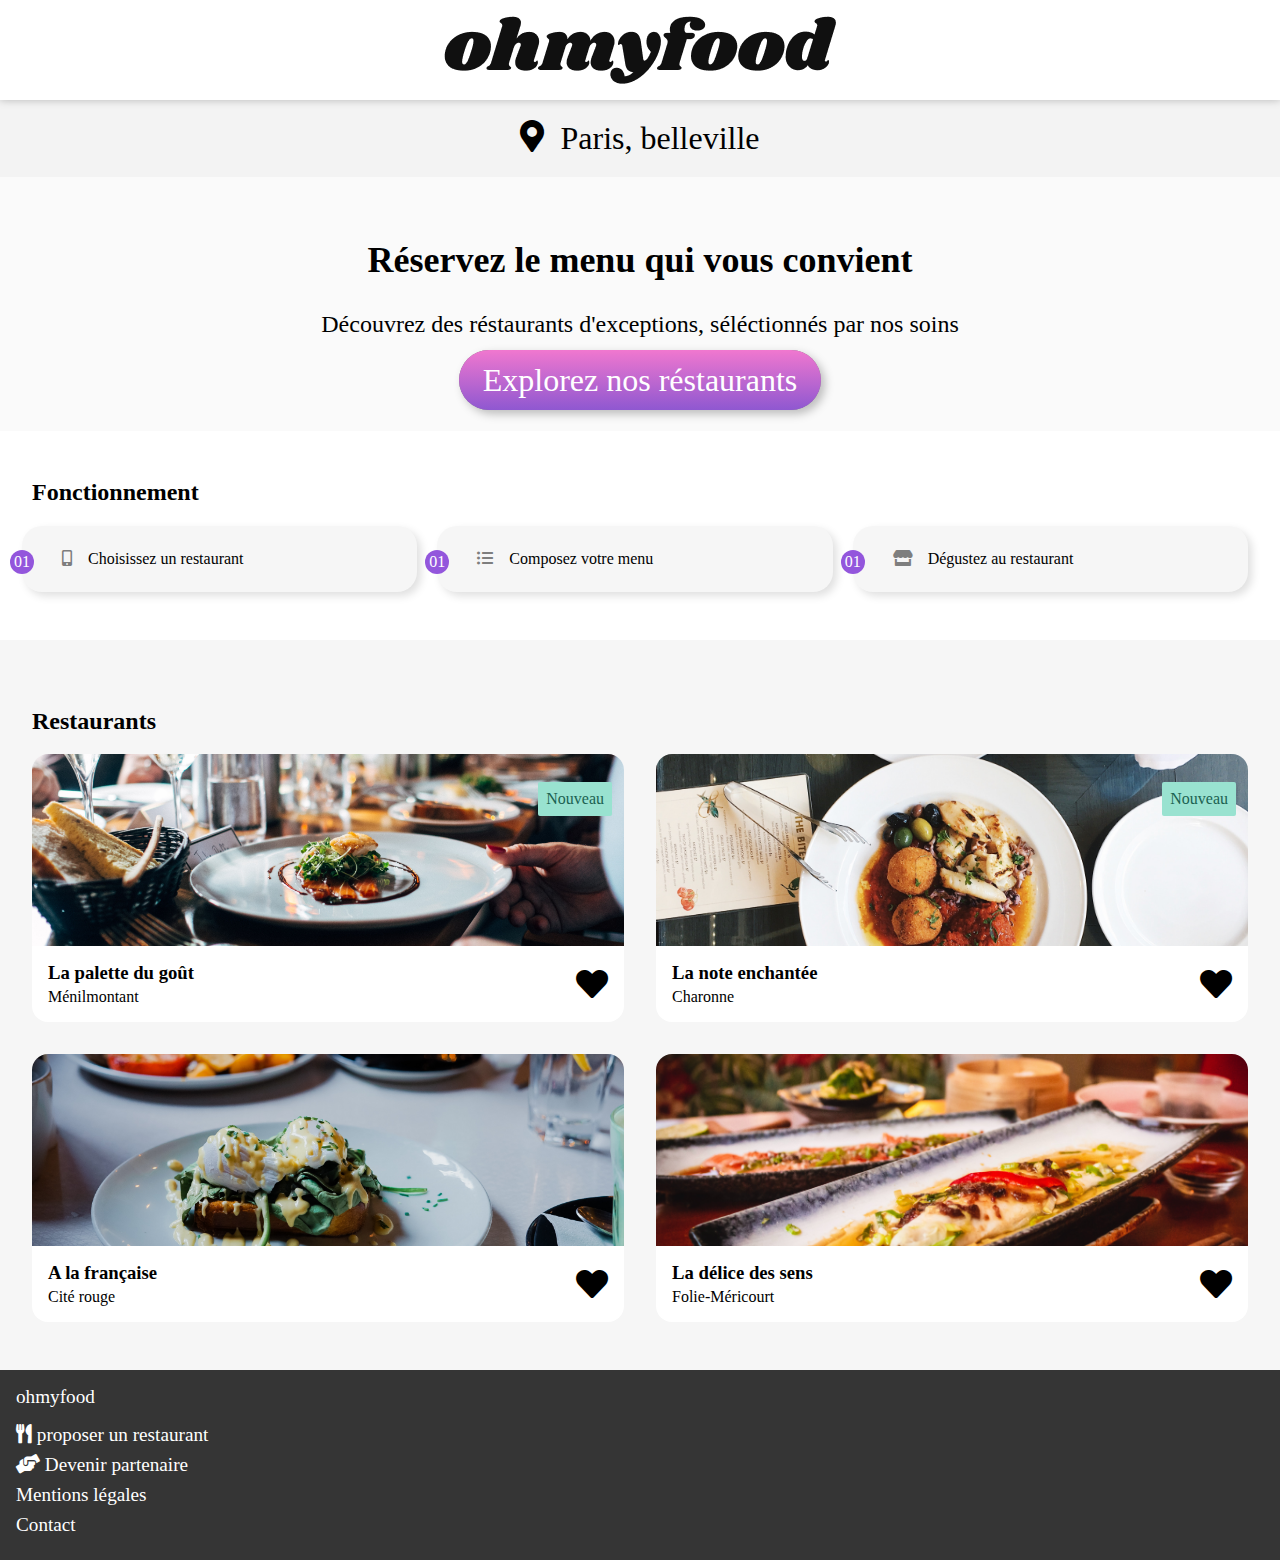
<file: index.html>
<!DOCTYPE HTML PUBLIC>
<HTML>
   <HEAD>
    <meta charset="utf-8">
	<meta name="viewport">
	<content="width=device-width,initial-scale=1.0,user-scalable=no">
<link rel="stylesheet" href="style.css">
<link rel="stylesheet" href="https://cdnjs.cloudflare.com/ajax/libs/font-awesome/5.13.1/css/all.min.css" />
      <TITLE>Oh my food</TITLE>
   </HEAD>
   
   <body>
  <header class="header">
      <div class="header_logo">
          <img src="Maquettes Ohmyfood/images/logo/ohmyfood.png">


      </div>
      
      </header>

      <main>

        <section class="local">
            <i class="fa-map-marker-alt fas local_icon" aria-hidden="true">

            </i>
            <span class="local_text">Paris, belleville</span>

        </section>

            <section class="menu">
                <h2 class="manu_title">Réservez le menu qui vous convient</h2>

                <p class="menu_subtitle">
                    Découvrez des réstaurants d'exceptions, séléctionnés par nos soins
                </p>
                <a class="menu_btn">Explorez nos réstaurants</a>
            </section>
<section class="choice">
    <div class="container">
        <h2 class="choice_title">Fonctionnement</h2>

        <ol class="choice_steps">
            <li class="choice_step">
                <i class="fa-mobile-alt fas tuto_icon" aria-hidden="true"></i>
                <span class="text">Choisissez un restaurant</span>
            </li>
            <li class="choice_step">
            <i class="fa-list-ul fas tuto_icon" aria-hidden="true"></i>
            <span class="text">Composez votre menu</span>
        </li>
        <li class="choice_step">
            <i class="fa-store fas tuto_icon" aria-hidden="true"></i>
            <span class="text">Dégustez au restaurant</span>

        </li>





        </ol>
    </div>


</section>
           
<section id="restaurants">
<div class="container">
<h2 class="restaurants_title">Restaurants</h2>
<div class="cards">
    <a class="card" href="la_palette_du_gout.html">
        <img class="card_img" src="Maquettes Ohmyfood/images/restaurants/la plaette du gout.jpg">
        <span class="card_badge">Nouveau</span>
<footer class="card_footer">
    <div class="card_content">
        <h3 class="card_title">La palette du goût</h3>
        <span class="card_subtitle">Ménilmontant</span>
</div>
<div class="card_btn">
    <i class="card_like fa-2x fa-heart fas menu_like
    menu_like--bg" aria-hidden="true"></i>
</div>
</footer>
</a>
<a class="card" href="la-note-enchantee.html">
        <img class="card_img" src="Maquettes Ohmyfood/images/restaurants/la note enchantée.jpg" alt="#">
        <span class="card_badge">Nouveau</span>

        <footer class="card_footer">
            <div class="card_content">
                <h3 class="card_title">La note enchantée</h3>
                <span class="card_subtitle">Charonne</span>
        </div>
        <div class="card_btn">
            <i class="card_like fa-2x fa-heart fas menu_like
            menu_like--bg" aria-hidden="true"></i>
        </div>
    </footer>
</a>

<a class="card" href="a la francaise.html">
        <img class="card_img" src="Maquettes Ohmyfood/images/restaurants/a la française.jpg" alt="#">
        

        <footer class="card_footer">
            <div class="card_content">
                <h3 class="card_title">A la française</h3>
                <span class="card_subtitle">Cité rouge</span>
        </div>
        <div class="card_btn">
            <i class="card_like fa-2x fa-heart fas menu_like
            menu_like--bg" aria-hidden="true"></i>
        </div>
    </footer>
</a>
<a class="card" href="le-délice-des-sens.html">
<img class="card_img" src="Maquettes Ohmyfood/images/restaurants/le délice des sens.jpg" alt="#">


<footer class="card_footer">
    <div class="card_content">
        <h3 class="card_title">La délice des sens</h3>
        <span class="card_subtitle">Folie-Méricourt</span>
</div>
<div class="card_btn">
    <i class="card_like fa-2x fa-heart fas menu_like
    menu_like--bg" aria-hidden="true"></i>
</div>
</footer>
</a>










</section>



    
      </main>


    <footer class="footer">
        <div class="container">
            <span class="footer_logo">ohmyfood</span>
            <ul class="footer_list">
                <li class="footer_liste">
                    <a class="footer_link" href="#">
                        <i class="fas fa-utensils fas footer_icon" aria-hidden="true"></i>
                        proposer un restaurant
                    </a>
                </li>

                <li class="footer_liste">
                    <a class="footer_link" href="#">
                        <i class="fa-hands-helping fas footer_icon" aria-hidden="true"></i>
                        Devenir partenaire
                    </a>
                </li>

                <li class="footer_liste">
                    <a class="footer_link" href="#">Mentions légales
                    </a>
                </li>

                <li class="footer_liste">
                    <a class="footer_link" href="#">Contact
                    </a>
                </li>


            </ul>



        </div>








    </footer>


   
      
   </BODY>
</HTML>
</file>
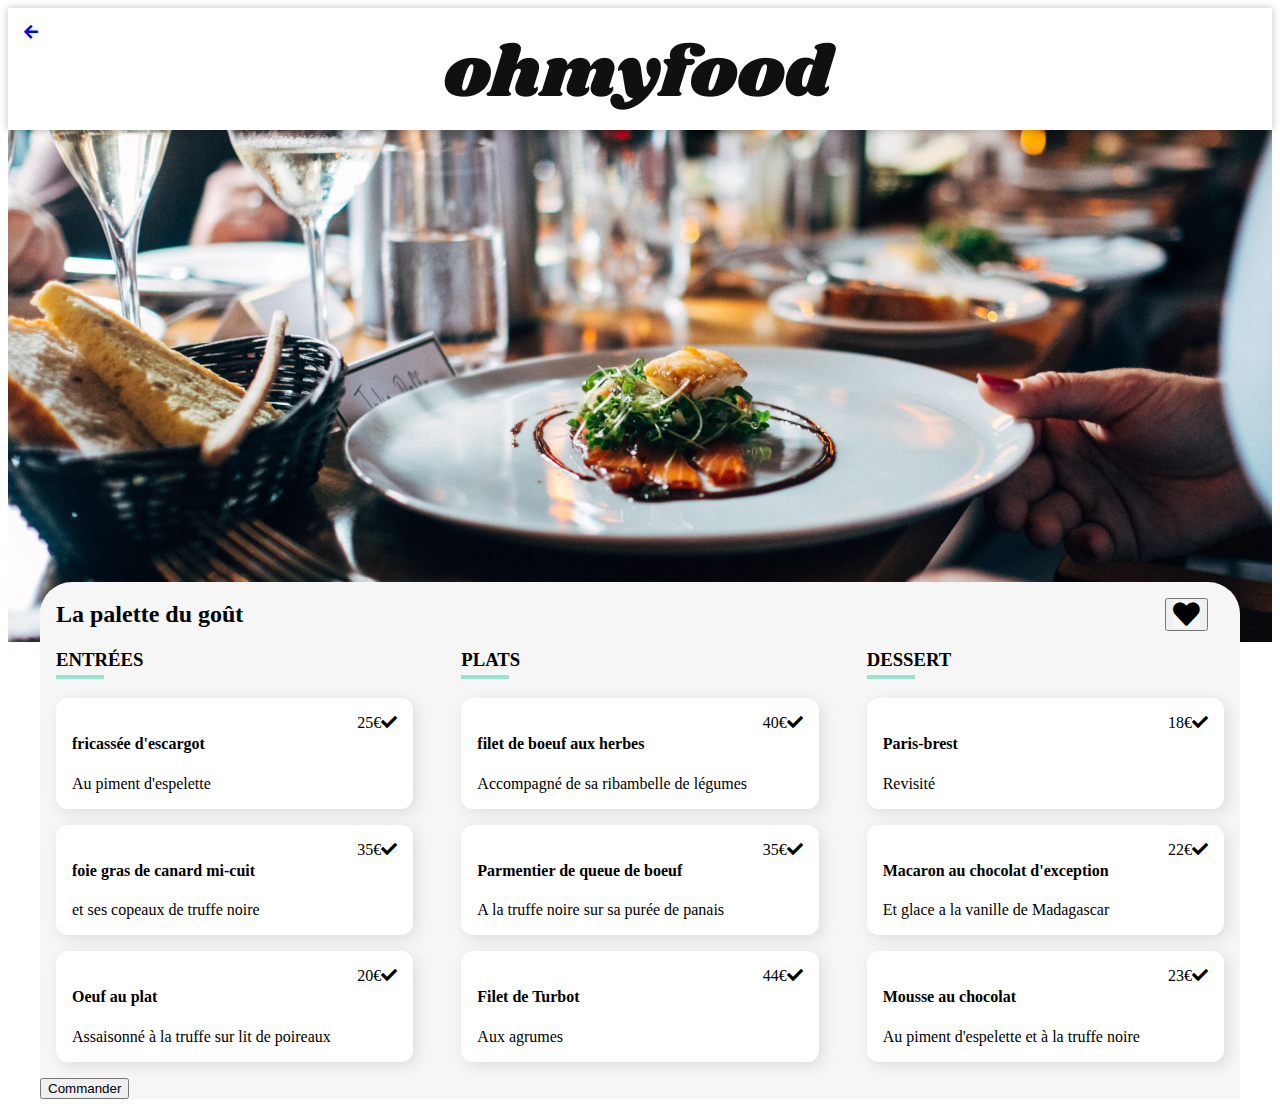
<file: la_palette_du_gout.html>
<!DOCTYPE html>
<html>
   <head>
    <meta charset="utf-8">
	<meta name="viewport">
	<content="width=device-width,initial-scale=1.0,user-scalable=no">
<link rel="stylesheet" href="restaurant.css">
<link rel="stylesheet" href="https://cdnjs.cloudflare.com/ajax/libs/font-awesome/5.13.1/css/all.min.css" />
      <title>oh my food</title>
   </head>
   
   <body>
<header class="header--back--arrow">
    <div class="restaurant-container">
        <a href= "index.html">
            <i class="fas fa-arrow-left"aria-hidden="true"></i>
</a>
<div class="header_logo">
    <img src="Maquettes Ohmyfood/images/logo/ohmyfood.png">


</div>

    </div>
</header>
<img class="gout_img" src="Maquettes Ohmyfood/images/restaurants/la plaette du gout.jpg" alt="">
<main class="container menu">
    <header class="menu_header">
        <h2 class="menu_title">La palette du goût</h2>
        <button class="menu__btn">
            <i class="fa-2x far fa-heart fas menu__like" aria-hidden="true"></i>
            
            
            

        </button>
</header>
<div class="submenus">
    <section class="submenu">
        <h3 class="submenu_title">
            Entrées</h3>
            <section class="delay-0 menuitem">
                <header class="menuitem_header">
                    <h4 class="menuitem_title">fricassée d'escargot</h4>
                    <p class="menuitem_description">Au piment d'espelette</p>
                </header>
                <div class="menuitem_price">
                    25€
                </div>
                <div class="menuitem_confirmation">
                    <div class="menuitem_wrapicon">
                        <i class="fa-check fas menuitem_icon" aria-hidden="true">

                        </i>
                    </div>
                </div>
            </section>

            <section class="delay-1 menuitem">
                <header class="menuitem_header">
                    <h4 class="menuitem_title"> foie gras de canard mi-cuit</h4>
                    <p class="menuitem_description">et ses copeaux de truffe noire </p>
                </header>
                <div class="menuitem_price">
                    35€
                </div>
                <div class="menuitem_confirmation">
                    <div class="menuitem_wrapicon">
                        <i class="fa-check fas menuitem_icon" aria-hidden="true">

                        </i>
                    </div>
                </div>
            </section>

            <section class="delay-2 menuitem">
                <header class="menuitem_header">
                    <h4 class="menuitem_title">Oeuf au plat</h4>
                    <p class="menuitem_description">Assaisonné à la truffe sur lit de poireaux</p>
                </header>
                <div class="menuitem_price">
                    20€
                </div>
                <div class="menuitem_confirmation">
                    <div class="menuitem_wrapicon">
                        <i class="fa-check fas menuitem_icon" aria-hidden="true">

                        </i>
                    </div>
                </div>
            </section>


    </section>
    

    <section class="submenu">
        <h3 class="submenu_title">
            Plats</h3>
            <section class="delay-3 menuitem">
                <header class="menuitem_header">
                    <h4 class="menuitem_title">filet de boeuf aux herbes</h4>
                    <p class="menuitem_description">Accompagné de sa ribambelle de légumes</p>
                </header>
                <div class="menuitem_price">
                    40€
                </div>
                <div class="menuitem_confirmation">
                    <div class="menuitem_wrapicon">
                        <i class="fa-check fas menuitem_icon" aria-hidden="true">

                        </i>
                    </div>
                </div>
            </section>
            <section class="delay-4 menuitem">
                <header class="menuitem_header">
                    <h4 class="menuitem_title">Parmentier de queue de boeuf</h4>
                    <p class="menuitem_description">A la truffe noire sur sa purée de panais</p>
                </header>
                <div class="menuitem_price">
                    35€
                </div>
                <div class="menuitem_confirmation">
                    <div class="menuitem_wrapicon">
                        <i class="fa-check fas menuitem_icon" aria-hidden="true">

                        </i>
                    </div>
                </div>
            </section>
            <section class="delay-5 menuitem">
                <header class="menuitem_header">
                    <h4 class="menuitem_title">Filet de Turbot</h4>
                    <p class="menuitem_description">Aux agrumes</p>
                </header>
                <div class="menuitem_price">
                    44€
                </div>
                <div class="menuitem_confirmation">
                    <div class="menuitem_wrapicon">
                        <i class="fa-check fas menuitem_icon" aria-hidden="true">

                        </i>
                    </div>
                </div>
            </section>
    </section>
            <section class="submenu">
            <h3 class="submenu_title">
                Dessert</h3>
                <section class="delay-6 menuitem">
                    <header class="menuitem_header">
                        <h4 class="menuitem_title">Paris-brest</h4>
                        <p class="menuitem_description">Revisité</p>
                    </header>
                    <div class="menuitem_price">
                        18€
                    </div>
                    <div class="menuitem_confirmation">
                        <div class="menuitem_wrapicon">
                            <i class="fa-check fas menuitem_icon" aria-hidden="true">
    
                            </i>
                        </div>
                    </div>
                </section>
            

                <section class="delay-7 menuitem">
                    <header class="menuitem_header">
                        <h4 class="menuitem_title">Macaron au chocolat d'exception</h4>
                        <p class="menuitem_description">Et glace a la vanille de Madagascar</p>
                    </header>
                    <div class="menuitem_price">
                        22€
                    </div>
                    <div class="menuitem_confirmation">
                        <div class="menuitem_wrapicon">
                            <i class="fa-check fas menuitem_icon" aria-hidden="true">
    
                            </i>
                        </div>
                    </div>
                </section>
                
            
                <section class="delay-8 menuitem">
                    <header class="menuitem_header">
                        <h4 class="menuitem_title">Mousse au chocolat</h4>
                        <p class="menuitem_description">Au piment d'espelette et à la truffe noire</p>
                    </header>
                    <div class="menuitem_price">
                        23€
                    </div>
                    <div class="menuitem_confirmation">
                        <div class="menuitem_wrapicon">
                            <i class="fa-check fas menuitem_icon" aria-hidden="true">
    
                            </i>
                        </div>
                    </div>
                </section>
                
    </section>
            </div>
            <div class="wrapbtn">
                <button class="commandbtn">Commander</button>


            </div>
</main>
        
        
        <footer class="footer">



        </footer>



   </body>
</html>
</file>
<file: style.css>
body{

    padding: 0;
    margin: 0;
}

.header{

    padding: 1rem;
    box-shadow: 0 0 .5rem rgba(0,0,0,.25);
    position: relative;
    z-index: 1000;
    

}

.header_logo{
    margin: 0;
    text-align: center;
    
    }

    .local{
        display:flex;
        justify-content: center;
        padding: 1.25rem 1rem;
        background-color: #f3f3f3;
        font-size: 2rem;
        position:relative;



    }

    .local_icon{

        margin-right:1rem
    }

        

        .menu{

            padding: 2rem;
            text-align: center;
            background-color: #fafafa;
            font-size: 1.5rem;
        }
    
.menu_title{

    margin: 0;
}

.menu_subtitle{

    font-weight: 300;
margin: 1.5rem 0;
}

.menu_btn{

    border: 0;
    padding: .75rem 1.5rem;
    font-weight: 500;
    font-size: 2rem;
    border-radius: 100px;
    color: #fff;
background-color: #686868;
background-image: linear-gradient(0deg,rgba(147,86,220,.9),rgba(255,121,218,.9));
cursor: pointer;
transition-duration: .25s;
box-shadow: .25rem .25rem 10px rgba(0,0,0,.25);
}

.choice{

    padding: 2rem 1rem;
}

.container{
    max-width: 1280px;
    margin:auto;
    position: relative;
}
.choice_title{
    margin-top: 0;
}

.choice_steps{

    display: flex;
    margin: 0;
    padding:0;
    margin-left: -30px;
    
    
    }
.choice_step :first-child{
    margin-top: 0;
    margin-left: 1rem;


}
    
.choice_step{

    flex: 1;
    flex-grow: 1;
    flex-shrink: 1;
    flex-basis: 0%;
padding: 1.5rem;
box-shadow: .25rem .25rem .5rem rgba(0,0,0,.125);
border-radius: 20px;

background-color: #f6f6f6;
display: flex;
position: relative;
margin-left: 20px;

}

.choice_step:before{

content: counter(compteListe)"1";

background: #9356dc;
height: 1.5rem;
width: 1.5rem;
border-radius: 100px;
display: flex;
justify-content: center;
align-items: center;
color: #fff;
position: absolute;
left: -.75rem;

}

.fa-store{
     
        margin-right: 1rem;
        color: #7e7e7e;

    
}

.fa-list-ul{

    margin-right: 1rem;
        color: #7e7e7e;
}

.fa-mobile-alt{

    margin-right: 1rem;
        color: #7e7e7e;
}

#restaurants{

    background-color: #f6f6f6;
padding: 2rem 1rem;
}

.container{

max-width: 1280px;
margin: auto;
position: relative;
}

.cards{

    grid-template-columns: repeat(2,1fr);
    display: grid;
    column-gap: 2rem;
    row-gap: 2rem;
}

.card{

    background-color: #fff;
border-radius: 1rem;
position: relative;
text-decoration: none;
color: inherit;
display: block;
}

.card_img{

    height: 12rem;
    width: 100%;
    border: 0 solid transparent;
    border-radius: 1rem 1rem 0 0;
    box-shadow: none;
    object-fit: cover;
}

.card_badge{

    background-color:#99e2d0;
    color: #1b6150;
    padding:.5rem;
    border-radius: .125rem;
    position:absolute;
    top: 1.75rem;
    right:.75rem;


}

.card_footer{
    padding: 1rem;
    position: relative;
    display: flex;
    align-items: center;

}

.card_content{
    flex: 1;


}

.card_title{

    margin: 0 0 .25rem;
}

.card_subtitle{
margin: 0;

}
.card_btn{

    height: 2rem;
    width: 2rem;
    border: 0 solid transparent;
    padding: 0;
    display: flex;
align-items: center;
justify-content: center;
cursor: pointer;
position: relative;
color: #000


}

.menu_like{

    transition-duration:.25s;
    display: flex;
    align-items: center;
justify-content: center;


}

.fa-heart{

    font-weight: 900;
    
}

.footer{

    background-color: #353535;
}

.container{
    display: flex;
    flex-direction: column;
    padding: 1rem;
    max-width: 1280px;
margin: auto;
position: relative;




}

.footer_logo{

    color: #fff;
    font-family:Georgia, 'Times New Roman', Times, serif;
    font-size:1.2rem;
    margin:0 0 1rem;
}

.footer_list{

    list-style: none;
    padding: 0;
    margin: 0;
    font-size: 1.2rem;
    
    
}

.footer_liste:first-child{
    margin-top: 0;
}

.footer_liste{

    margin:.5rem 0;
}

.footer_link{

    color: #ffff;
    text-decoration: none;
}
</file>
<file: restaurant.css>
.header--back--arrow{
    position: relative;
    padding: 1rem;
    box-shadow: 0 0 .5rem rgba(0,0,0,.25);
    z-index: 1000;
    


}



.header_logo{
    margin: 0;
    text-align: center;


}
    
.gout_img{

    max-width: 100%;
    max-height: 32rem;
width: 100%;
object-fit: cover;
}
.container{

    max-width: 1200px;
    margin: auto;
    margin-top: -4rem;
}



.menu{

    
    border-radius: 2rem 2rem 0 0;
    background-color:#f6F6f6;
    z-index: 1;
    position:relative;
}


    .menu_header{

        padding:1rem 2rem 0 1rem;
        display: flex;
        align-items: center;
        justify-content: space-between;
    }

    .menu_title{

        font-weight: bold;
    }

    .menu_btn{

        height: 2rem;
        width: 2rem;
        border:0 solid transparent;
        padding: 0;
        display: flex;
        align-items: center;
        justify-content:center;
        cursor: pointer;
        position: relative;
background-color: #000;
    }
    
    .menu__like{

transition-duration: .25s;
background-color: #f6f6f6;
display: flex;
align-items: center;
justify-content: center;

    }


    

    .menu__btn:before, .menu__like{

        
        top: 0;
        left: 0;
        height: 100%;
        width: 100%;
    }


    .submenus{
        

        grid-template-columns: repeat(3,1fr);
        column-gap: 1rem;
        display: grid;
    }

    .submenu{
        max-width: 100%;
        overflow: hidden;
        padding: 0 1rem;


    }
    .submenu_title{

        text-transform:uppercase;
        position: relative;
        padding-bottom: .5rem;
        font: weight:400;
    }
    .submenu_title::after{
        content: "";
        width:3rem;
        height: .25rem;
        background-color: #99e2d0;
        position: absolute;
        left:0;
        bottom: 0;

    }

    .delay_0{
        animation-delay: 0s;
    }

    .menuitem{
        background-color: #fff;
        padding: 1rem;
        display: flex;
        border-radius: .75rem;
        margin: 1rem 0;
        box-shadow: .25rem .25rem 1rem rgba(0,0,0,.1);
        overflow: hidden;
        cursor: pointer;
        animation-fill-mode: both;
       
max-width: 100%;

        
      
    }

    .menuitem_header{

        white-space: nowrap;
text-overflow: ellipsis;
overflow: hidden;
flex: 1;
    }

    .menu_title{
        margin: 0;
    }

    .menuitem_description{
        margin: 0;
        
    }
    .menuItem__price {
        font-weight: 700;
        display: flex;
        justify-content: flex-end;
        align-items: flex-end;
        padding-left: .5rem;
    }

    .menuItem__wrapIcon {

        height: 1.6rem;
        width: 1.6rem;
        background-color: #fff;
        display: flex;
        align-items: center;
        justify-content: center;
        border-radius: 100px;
        transform: rotate(180deg);
        transition-duration: .5s;



    }
</file>
